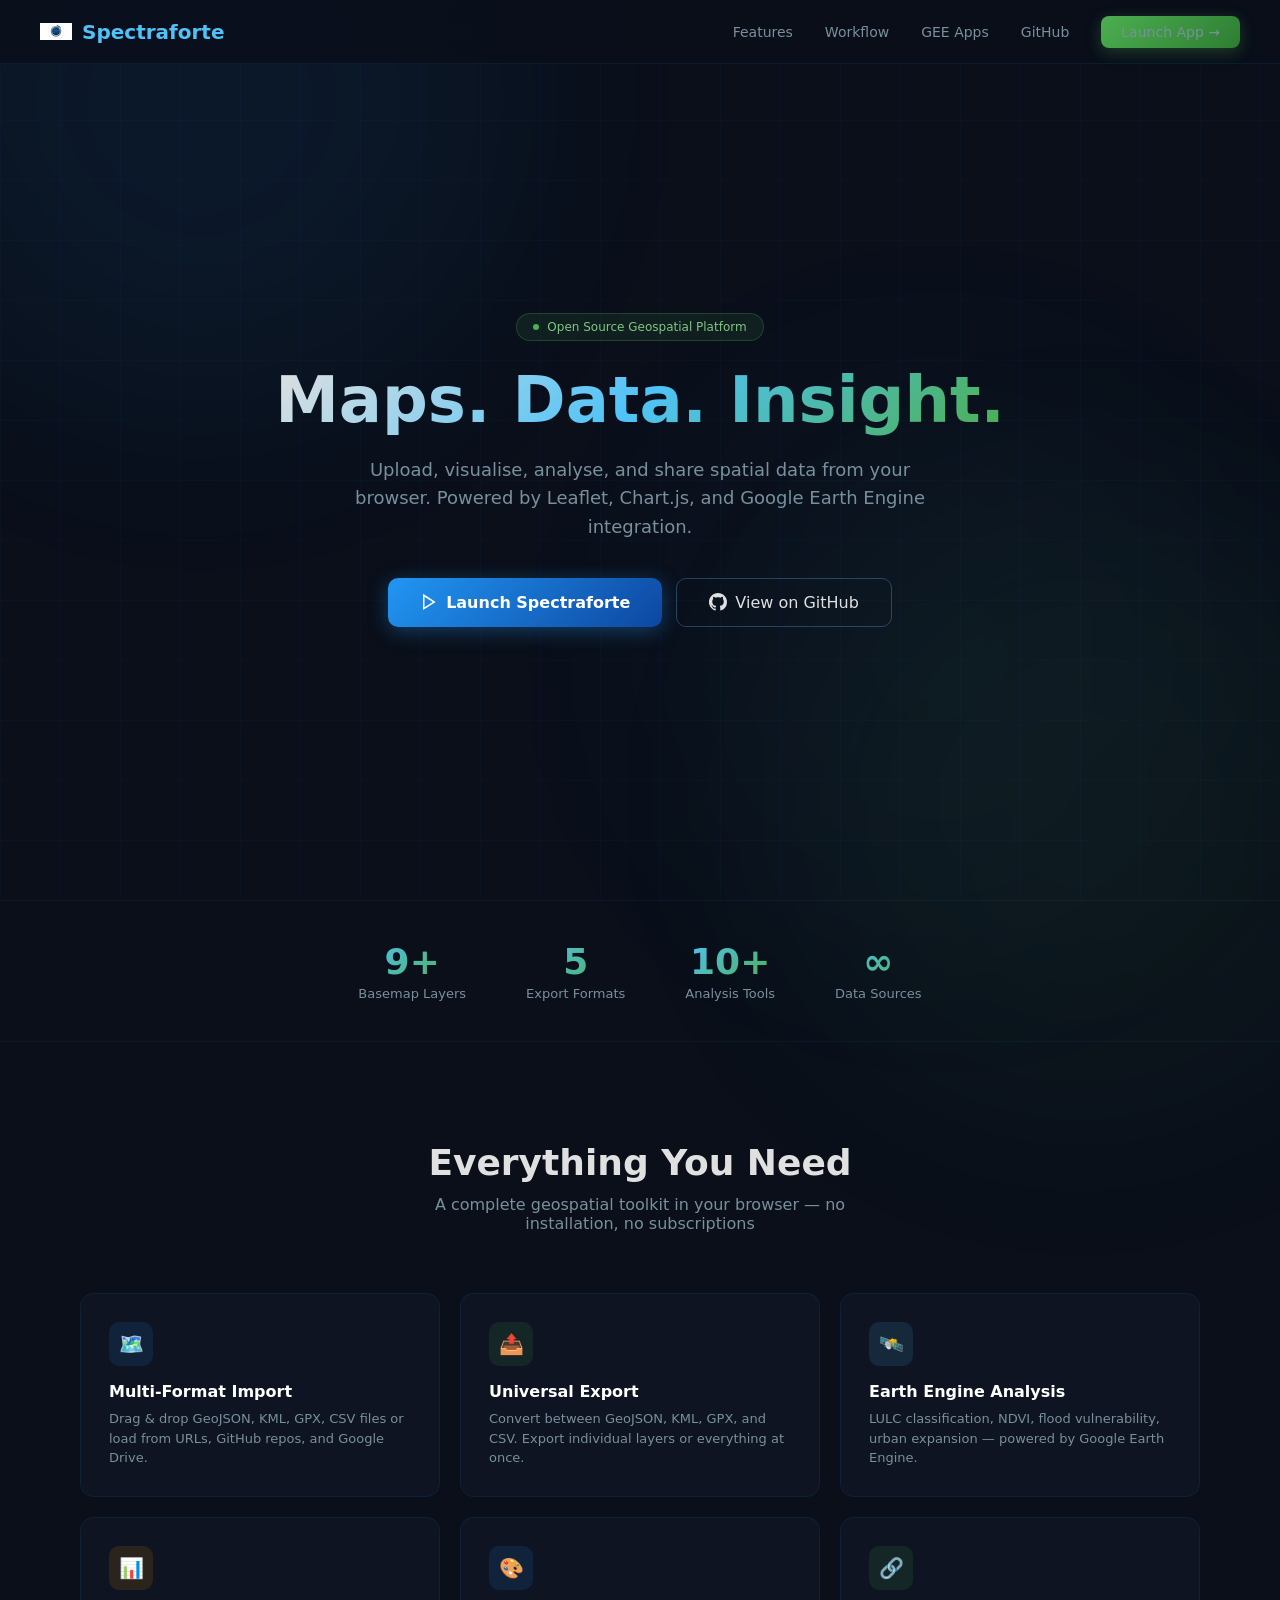
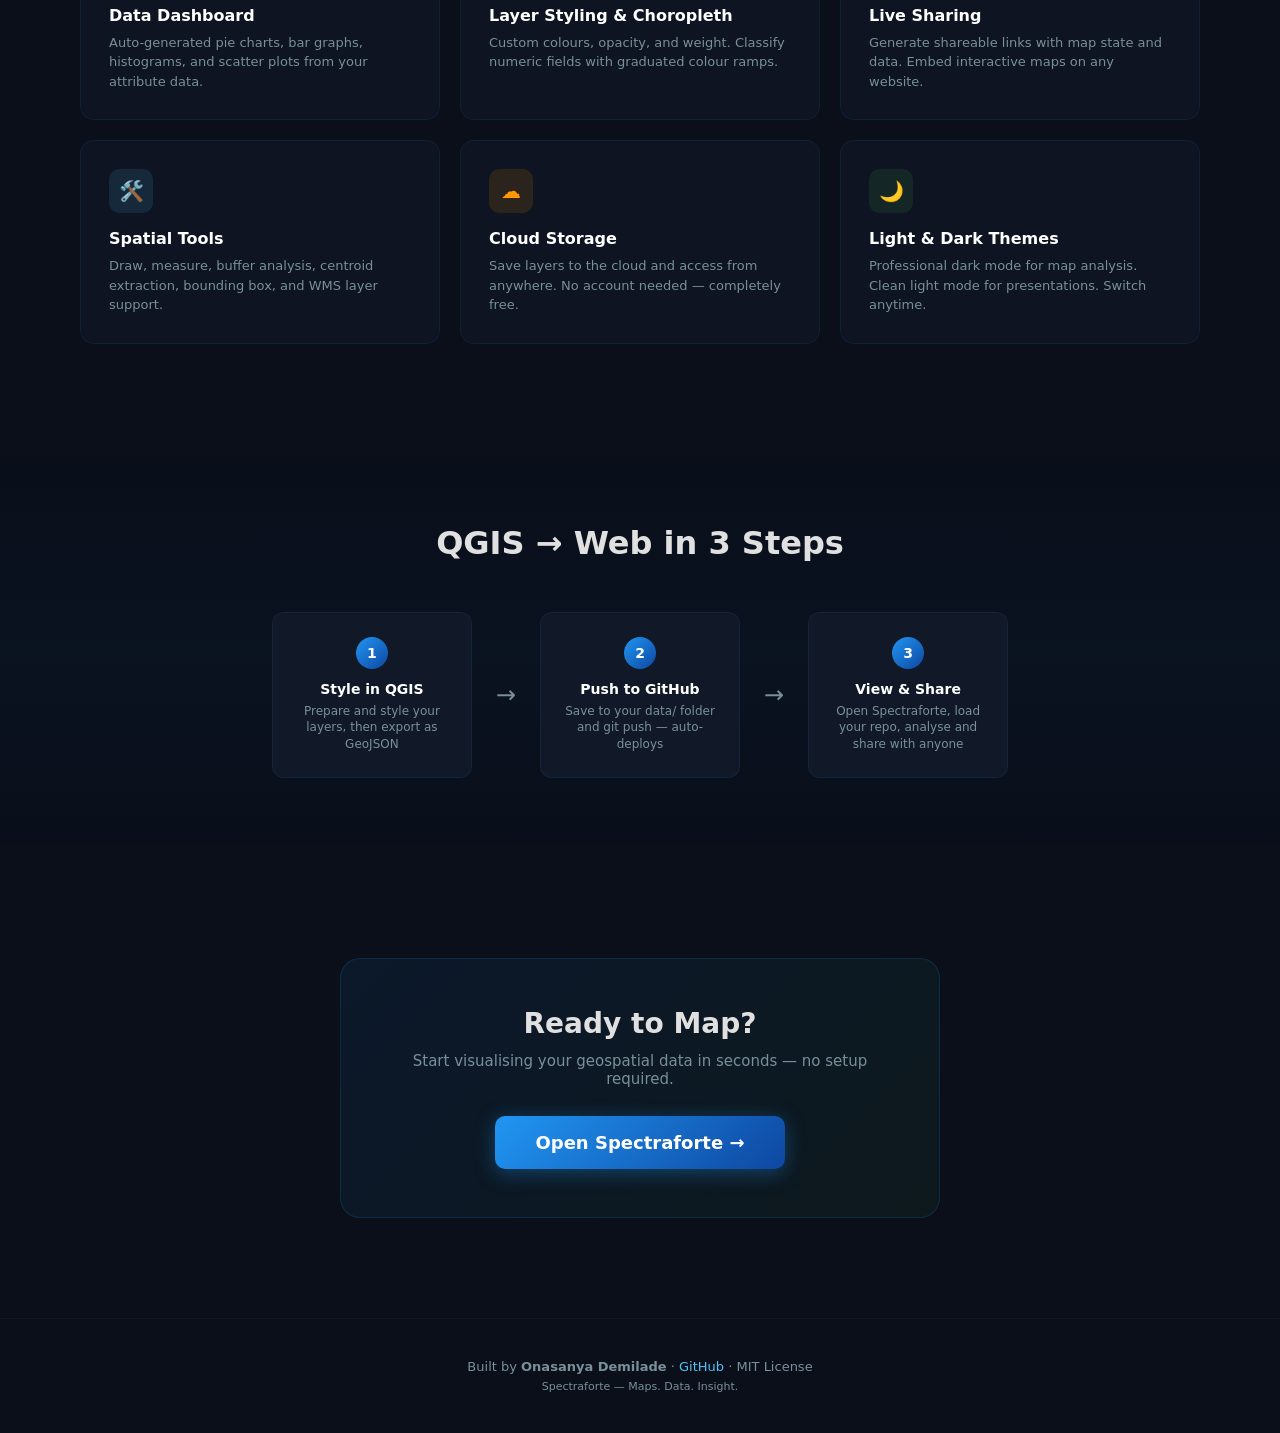
<file: index.html>
<!DOCTYPE html>
<html lang="en">
<head>
  <meta charset="UTF-8">
  <meta name="viewport" content="width=device-width, initial-scale=1.0">
  <title>Spectraforte — Maps. Data. Insight.</title>
  <link rel="icon" href="data:image/svg+xml,<svg xmlns='http://www.w3.org/2000/svg' viewBox='0 0 100 100'><text y='.9em' font-size='90'>🌍</text></svg>">
  <style>
    *, *::before, *::after { margin: 0; padding: 0; box-sizing: border-box; }

    :root {
      --bg: #0a0f1a;
      --surface: #111827;
      --surface2: #1a2332;
      --blue: #2196F3;
      --blue-deep: #0D47A1;
      --cyan: #4FC3F7;
      --green: #4CAF50;
      --green-light: #81C784;
      --orange: #FF9800;
      --text: #E0E0E0;
      --dim: #78909C;
      --glow-blue: rgba(33, 150, 243, 0.15);
      --glow-green: rgba(76, 175, 80, 0.12);
      --font: 'Inter', 'Segoe UI', system-ui, -apple-system, sans-serif;
    }

    body {
      font-family: var(--font);
      background: var(--bg);
      color: var(--text);
      overflow-x: hidden;
    }

    .bg-grid {
      position: fixed; inset: 0; z-index: 0;
      background-image:
        linear-gradient(rgba(33, 150, 243, 0.03) 1px, transparent 1px),
        linear-gradient(90deg, rgba(33, 150, 243, 0.03) 1px, transparent 1px);
      background-size: 60px 60px;
    }
    .bg-glow {
      position: fixed; z-index: 0;
      width: 600px; height: 600px; border-radius: 50%;
      filter: blur(120px); opacity: 0.4;
      animation: float 12s ease-in-out infinite;
    }
    .bg-glow.g1 { top: -200px; left: -100px; background: rgba(33, 150, 243, 0.2); }
    .bg-glow.g2 { bottom: -200px; right: -100px; background: rgba(76, 175, 80, 0.15); animation-delay: -6s; }
    .bg-glow.g3 { top: 40%; left: 50%; background: rgba(79, 195, 247, 0.08); animation-delay: -3s; }
    @keyframes float {
      0%, 100% { transform: translate(0, 0) scale(1); }
      50% { transform: translate(30px, -20px) scale(1.05); }
    }

    nav {
      position: fixed; top: 0; left: 0; right: 0;
      height: 64px; z-index: 100;
      background: rgba(10, 15, 26, 0.85);
      backdrop-filter: blur(20px);
      border-bottom: 1px solid rgba(33, 150, 243, 0.1);
      display: flex; align-items: center;
      padding: 0 40px;
    }
    .nav-logo {
      display: flex; align-items: center; gap: 10px;
      font-weight: 800; font-size: 20px; color: var(--cyan);
    }
    .nav-logo img { width: 32px; height: 32px; object-fit: contain; }
    .nav-links { margin-left: auto; display: flex; gap: 32px; align-items: center; }
    .nav-links a {
      color: var(--dim); text-decoration: none; font-size: 14px;
      transition: color 0.2s; font-weight: 500;
    }
    .nav-links a:hover { color: var(--text); }
    .nav-cta {
      padding: 8px 20px;
      background: linear-gradient(135deg, var(--green), #2E7D32);
      color: #fff; border: none; border-radius: 8px;
      font-size: 14px; font-weight: 600; cursor: pointer;
      text-decoration: none; transition: all 0.2s;
      box-shadow: 0 4px 15px rgba(76, 175, 80, 0.3);
    }
    .nav-cta:hover {
      transform: translateY(-1px);
      box-shadow: 0 6px 20px rgba(76, 175, 80, 0.4);
    }

    .hero {
      position: relative; z-index: 1;
      min-height: 100vh;
      display: flex; align-items: center; justify-content: center;
      text-align: center; padding: 120px 20px 80px;
    }
    .hero-content { max-width: 800px; }
    .hero-badge {
      display: inline-flex; align-items: center; gap: 8px;
      padding: 6px 16px; border-radius: 20px;
      background: rgba(76, 175, 80, 0.1);
      border: 1px solid rgba(76, 175, 80, 0.25);
      font-size: 12px; color: var(--green-light);
      margin-bottom: 24px; font-weight: 500;
    }
    .hero-badge .pulse {
      width: 6px; height: 6px; border-radius: 50%;
      background: var(--green); animation: pulse 2s infinite;
    }
    @keyframes pulse {
      0%, 100% { opacity: 1; transform: scale(1); }
      50% { opacity: 0.5; transform: scale(1.5); }
    }
    .hero h1 {
      font-size: clamp(36px, 6vw, 64px);
      font-weight: 800; line-height: 1.1;
      margin-bottom: 20px;
      background: linear-gradient(135deg, #E0E0E0 0%, var(--cyan) 50%, var(--green) 100%);
      color: transparent;
      -webkit-background-clip: text;
      -moz-background-clip: text;
      background-clip: text;
      -webkit-text-fill-color: transparent;
    }
    .hero p {
      font-size: 18px; color: var(--dim); line-height: 1.6;
      max-width: 600px; margin: 0 auto 36px;
    }
    .hero-buttons { display: flex; gap: 14px; justify-content: center; flex-wrap: wrap; }
    .btn-primary {
      padding: 14px 32px;
      background: linear-gradient(135deg, var(--blue), var(--blue-deep));
      color: #fff; border: none; border-radius: 10px;
      font-size: 16px; font-weight: 600; cursor: pointer;
      text-decoration: none; transition: all 0.25s;
      box-shadow: 0 4px 20px rgba(33, 150, 243, 0.35);
      display: inline-flex; align-items: center; gap: 8px;
      font-family: var(--font);
    }
    .btn-primary:hover {
      transform: translateY(-2px);
      box-shadow: 0 8px 30px rgba(33, 150, 243, 0.45);
    }
    .btn-primary svg { width: 18px; height: 18px; }
    .btn-secondary {
      padding: 14px 32px;
      background: transparent;
      border: 1px solid rgba(100, 181, 246, 0.3);
      color: var(--text); border-radius: 10px;
      font-size: 16px; font-weight: 500; cursor: pointer;
      text-decoration: none; transition: all 0.2s;
      display: inline-flex; align-items: center; gap: 8px;
      font-family: var(--font);
    }
    .btn-secondary:hover {
      border-color: var(--cyan);
      background: var(--glow-blue);
    }

    .stats {
      position: relative; z-index: 1;
      display: flex; justify-content: center; gap: 60px;
      padding: 40px 20px;
      border-top: 1px solid rgba(33, 150, 243, 0.08);
      border-bottom: 1px solid rgba(33, 150, 243, 0.08);
    }
    .stat { text-align: center; }
    .stat .num {
      font-size: 36px; font-weight: 800;
      background: linear-gradient(135deg, var(--cyan), var(--green));
      -webkit-background-clip: text; -webkit-text-fill-color: transparent;
    }
    .stat .label { font-size: 13px; color: var(--dim); margin-top: 4px; }

    .features {
      position: relative; z-index: 1;
      padding: 100px 40px; max-width: 1200px; margin: 0 auto;
    }
    .features h2 {
      text-align: center; font-size: 36px; font-weight: 700;
      margin-bottom: 12px;
    }
    .features .subtitle {
      text-align: center; color: var(--dim); font-size: 16px;
      margin-bottom: 60px; max-width: 500px; margin-left: auto; margin-right: auto;
    }
    .feature-grid {
      display: grid; grid-template-columns: repeat(auto-fit, minmax(300px, 1fr));
      gap: 20px;
    }
    .feature-card {
      padding: 28px;
      background: rgba(17, 24, 39, 0.6);
      border: 1px solid rgba(33, 150, 243, 0.1);
      border-radius: 14px;
      transition: all 0.25s;
    }
    .feature-card:hover {
      border-color: rgba(33, 150, 243, 0.25);
      background: rgba(17, 24, 39, 0.8);
      transform: translateY(-4px);
      box-shadow: 0 12px 40px rgba(0, 0, 0, 0.3);
    }
    .feature-icon {
      width: 44px; height: 44px; border-radius: 10px;
      display: flex; align-items: center; justify-content: center;
      margin-bottom: 16px; font-size: 20px;
    }
    .fi-blue   { background: rgba(33, 150, 243, 0.12); color: var(--blue); }
    .fi-green  { background: rgba(76, 175, 80, 0.12); color: var(--green); }
    .fi-cyan   { background: rgba(79, 195, 247, 0.12); color: var(--cyan); }
    .fi-orange { background: rgba(255, 152, 0, 0.12); color: var(--orange); }
    .feature-card h3 {
      font-size: 16px; font-weight: 600; margin-bottom: 8px; color: #fff;
    }
    .feature-card p { font-size: 13px; color: var(--dim); line-height: 1.5; }

    .workflow {
      position: relative; z-index: 1;
      padding: 80px 40px; text-align: center;
      background: linear-gradient(180deg, transparent, rgba(33, 150, 243, 0.03), transparent);
    }
    .workflow h2 { font-size: 32px; font-weight: 700; margin-bottom: 50px; }
    .wf-steps {
      display: flex; justify-content: center; gap: 24px;
      flex-wrap: wrap; max-width: 900px; margin: 0 auto;
    }
    .wf-step {
      flex: 1; min-width: 180px; max-width: 200px;
      padding: 24px 16px;
      background: var(--surface);
      border: 1px solid rgba(33, 150, 243, 0.1);
      border-radius: 12px;
    }
    .wf-num {
      width: 32px; height: 32px; border-radius: 50%;
      background: linear-gradient(135deg, var(--blue), var(--blue-deep));
      color: #fff; font-size: 14px; font-weight: 700;
      display: flex; align-items: center; justify-content: center;
      margin: 0 auto 12px;
    }
    .wf-step h4 { font-size: 14px; margin-bottom: 6px; color: #fff; }
    .wf-step p { font-size: 12px; color: var(--dim); line-height: 1.4; }
    .wf-arrow { color: var(--dim); font-size: 24px; align-self: center; flex-shrink: 0; }

    .cta-section {
      position: relative; z-index: 1;
      padding: 100px 40px; text-align: center;
    }
    .cta-box {
      max-width: 600px; margin: 0 auto;
      padding: 48px; border-radius: 20px;
      background: linear-gradient(135deg, rgba(33, 150, 243, 0.08), rgba(76, 175, 80, 0.06));
      border: 1px solid rgba(33, 150, 243, 0.15);
    }
    .cta-box h2 { font-size: 28px; margin-bottom: 12px; }
    .cta-box p { color: var(--dim); margin-bottom: 28px; font-size: 15px; }

    .landing-footer {
      position: relative; z-index: 1;
      padding: 40px;
      border-top: 1px solid rgba(33, 150, 243, 0.08);
      text-align: center; color: var(--dim); font-size: 13px;
    }
    .landing-footer a { color: var(--cyan); text-decoration: none; }

    @media (max-width: 768px) {
      nav { padding: 0 20px; }
      .nav-links a:not(.nav-cta) { display: none; }
      .stats { gap: 30px; flex-wrap: wrap; }
      .features, .workflow, .cta-section { padding-left: 20px; padding-right: 20px; }
      .wf-arrow { display: none; }
    }
  </style>
</head>
<body>

  <div class="bg-grid"></div>
  <div class="bg-glow g1"></div>
  <div class="bg-glow g2"></div>
  <div class="bg-glow g3"></div>

  <nav>
    <div class="nav-logo">
      <img src="assets/logo.png" alt="Spectraforte Logo">
      Spectraforte
    </div>
    <div class="nav-links">
      <a href="#features">Features</a>
      <a href="#workflow">Workflow</a>
      <a href="gee-apps.html">GEE Apps</a>
      <a href="https://github.com/OnasanyaDemilade/maxgis" target="_blank">GitHub</a>
      <a href="app.html" class="nav-cta">Launch App →</a>
    </div>
  </nav>

  <section class="hero">
    <div class="hero-content">
      <div class="hero-badge">
        <div class="pulse"></div>
        Open Source Geospatial Platform
      </div>
      <h1>Maps. Data. Insight.</h1>
      <p>Upload, visualise, analyse, and share spatial data from your browser. Powered by Leaflet, Chart.js, and Google Earth Engine integration.</p>
      <div class="hero-buttons">
        <a href="app.html" class="btn-primary">
          <svg viewBox="0 0 24 24" fill="none" stroke="currentColor" stroke-width="2"><polygon points="5 3 19 12 5 21 5 3"/></svg>
          Launch Spectraforte
        </a>
        <a href="https://github.com/OnasanyaDemilade/maxgis" target="_blank" class="btn-secondary">
          <svg viewBox="0 0 24 24" fill="currentColor" style="width:18px;height:18px"><path d="M12 0C5.37 0 0 5.37 0 12c0 5.31 3.435 9.795 8.205 11.385.6.105.825-.255.825-.57 0-.285-.015-1.23-.015-2.235-3.015.555-3.795-.735-4.035-1.41-.135-.345-.72-1.41-1.23-1.695-.42-.225-1.02-.78-.015-.795.945-.015 1.62.87 1.845 1.23 1.08 1.815 2.805 1.305 3.495.99.105-.78.42-1.305.765-1.605-2.67-.3-5.46-1.335-5.46-5.925 0-1.305.465-2.385 1.23-3.225-.12-.3-.54-1.53.12-3.18 0 0 1.005-.315 3.3 1.23.96-.27 1.98-.405 3-.405s2.04.135 3 .405c2.295-1.56 3.3-1.23 3.3-1.23.66 1.65.24 2.88.12 3.18.765.84 1.23 1.905 1.23 3.225 0 4.605-2.805 5.625-5.475 5.925.435.375.81 1.095.81 2.22 0 1.605-.015 2.895-.015 3.3 0 .315.225.69.825.57A12.02 12.02 0 0024 12c0-6.63-5.37-12-12-12z"/></svg>
          View on GitHub
        </a>
      </div>
    </div>
  </section>

  <section class="stats">
    <div class="stat"><div class="num">9+</div><div class="label">Basemap Layers</div></div>
    <div class="stat"><div class="num">5</div><div class="label">Export Formats</div></div>
    <div class="stat"><div class="num">10+</div><div class="label">Analysis Tools</div></div>
    <div class="stat"><div class="num">∞</div><div class="label">Data Sources</div></div>
  </section>

  <section class="features" id="features">
    <h2>Everything You Need</h2>
    <p class="subtitle">A complete geospatial toolkit in your browser — no installation, no subscriptions</p>
    <div class="feature-grid">
      <div class="feature-card">
        <div class="feature-icon fi-blue">🗺️</div>
        <h3>Multi-Format Import</h3>
        <p>Drag & drop GeoJSON, KML, GPX, CSV files or load from URLs, GitHub repos, and Google Drive.</p>
      </div>
      <div class="feature-card">
        <div class="feature-icon fi-green">📤</div>
        <h3>Universal Export</h3>
        <p>Convert between GeoJSON, KML, GPX, and CSV. Export individual layers or everything at once.</p>
      </div>
      <div class="feature-card">
        <div class="feature-icon fi-cyan">🛰️</div>
        <h3>Earth Engine Analysis</h3>
        <p>LULC classification, NDVI, flood vulnerability, urban expansion — powered by Google Earth Engine.</p>
      </div>
      <div class="feature-card">
        <div class="feature-icon fi-orange">📊</div>
        <h3>Data Dashboard</h3>
        <p>Auto-generated pie charts, bar graphs, histograms, and scatter plots from your attribute data.</p>
      </div>
      <div class="feature-card">
        <div class="feature-icon fi-blue">🎨</div>
        <h3>Layer Styling & Choropleth</h3>
        <p>Custom colours, opacity, and weight. Classify numeric fields with graduated colour ramps.</p>
      </div>
      <div class="feature-card">
        <div class="feature-icon fi-green">🔗</div>
        <h3>Live Sharing</h3>
        <p>Generate shareable links with map state and data. Embed interactive maps on any website.</p>
      </div>
      <div class="feature-card">
        <div class="feature-icon fi-cyan">🛠️</div>
        <h3>Spatial Tools</h3>
        <p>Draw, measure, buffer analysis, centroid extraction, bounding box, and WMS layer support.</p>
      </div>
      <div class="feature-card">
        <div class="feature-icon fi-orange">☁️</div>
        <h3>Cloud Storage</h3>
        <p>Save layers to the cloud and access from anywhere. No account needed — completely free.</p>
      </div>
      <div class="feature-card">
        <div class="feature-icon fi-green">🌙</div>
        <h3>Light & Dark Themes</h3>
        <p>Professional dark mode for map analysis. Clean light mode for presentations. Switch anytime.</p>
      </div>
    </div>
  </section>

  <section class="workflow" id="workflow">
    <h2>QGIS → Web in 3 Steps</h2>
    <div class="wf-steps">
      <div class="wf-step">
        <div class="wf-num">1</div>
        <h4>Style in QGIS</h4>
        <p>Prepare and style your layers, then export as GeoJSON</p>
      </div>
      <div class="wf-arrow">→</div>
      <div class="wf-step">
        <div class="wf-num">2</div>
        <h4>Push to GitHub</h4>
        <p>Save to your data/ folder and git push — auto-deploys</p>
      </div>
      <div class="wf-arrow">→</div>
      <div class="wf-step">
        <div class="wf-num">3</div>
        <h4>View & Share</h4>
        <p>Open Spectraforte, load your repo, analyse and share with anyone</p>
      </div>
    </div>
  </section>

  <section class="cta-section">
    <div class="cta-box">
      <h2>Ready to Map?</h2>
      <p>Start visualising your geospatial data in seconds — no setup required.</p>
      <a href="app.html" class="btn-primary" style="font-size:18px;padding:16px 40px">
        Open Spectraforte →
      </a>
    </div>
  </section>

  <footer class="landing-footer">
    <p>Built by <strong>Onasanya Demilade</strong> · <a href="https://github.com/OnasanyaDemilade/maxgis">GitHub</a> · MIT License</p>
    <p style="margin-top:6px;font-size:11px">Spectraforte — Maps. Data. Insight.</p>
  </footer>

</body>
</html>
</file>
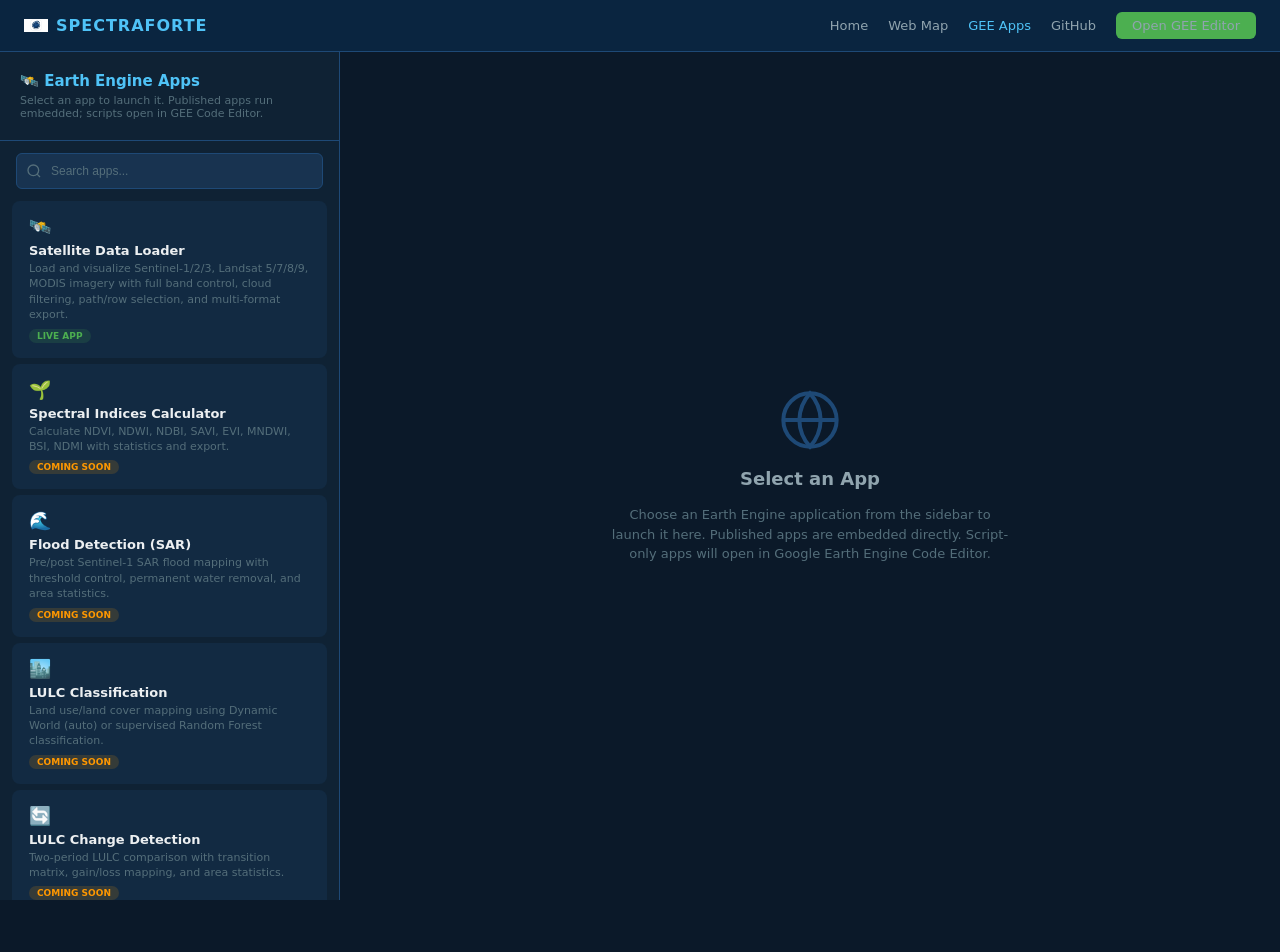
<file: gee-apps.html>
<!DOCTYPE html>
<html lang="en">
<head>
  <meta charset="UTF-8">
  <meta name="viewport" content="width=device-width, initial-scale=1.0">
  <title>Spectraforte — Earth Engine Apps</title>
  <link rel="icon" href="data:image/svg+xml,<svg xmlns='http://www.w3.org/2000/svg' viewBox='0 0 100 100'><text y='.9em' font-size='90'>🌍</text></svg>">
  <style>
    *{margin:0;padding:0;box-sizing:border-box}
    :root{
      --bg:#0B1929;--surface:#0F2234;--card:#122A42;--input:#183350;
      --border:#1E4976;--accent:#4FC3F7;--green:#4CAF50;--orange:#FF9800;
      --red:#EF5350;--text:#ECEFF1;--dim:#546E7A;--muted:#90A4AE;
    }
    body{font-family:'Inter','Segoe UI',system-ui,sans-serif;background:var(--bg);color:var(--text);min-height:100vh}

    /* ─── NAV ─── */
    .nav{height:52px;background:#0A2540;border-bottom:1px solid var(--border);display:flex;align-items:center;padding:0 24px;gap:16px;position:fixed;top:0;left:0;right:0;z-index:100}
    .nav-logo{display:flex;align-items:center;gap:8px;font-weight:800;font-size:16px;color:var(--accent);letter-spacing:1px;text-decoration:none}
    .nav-logo img{width:24px;height:24px;object-fit:contain}
    .nav-links{margin-left:auto;display:flex;gap:20px;align-items:center}
    .nav-links a{color:var(--muted);text-decoration:none;font-size:13px;font-weight:500;transition:color .2s}
    .nav-links a:hover{color:var(--text)}
    .nav-links a.active{color:var(--accent)}
    .nav-btn{padding:6px 16px;background:var(--green);color:white;border:none;border-radius:6px;font-size:12px;font-weight:600;cursor:pointer;text-decoration:none;transition:opacity .2s}
    .nav-btn:hover{opacity:0.85}

    /* ─── LAYOUT ─── */
    .container{display:flex;height:calc(100vh - 52px);margin-top:52px}

    /* ─── SIDEBAR (app list) ─── */
    .sidebar{width:340px;min-width:340px;background:var(--surface);border-right:1px solid var(--border);overflow-y:auto;padding:0;flex-shrink:0}
    .sidebar::-webkit-scrollbar{width:5px}
    .sidebar::-webkit-scrollbar-thumb{background:var(--border);border-radius:3px}
    .sb-header{padding:20px;border-bottom:1px solid var(--border)}
    .sb-header h2{font-size:15px;color:var(--accent);margin-bottom:4px}
    .sb-header p{font-size:11px;color:var(--dim)}
    .sb-search{margin:12px 16px;position:relative}
    .sb-search input{width:100%;height:36px;padding:0 12px 0 34px;background:var(--input);border:1px solid var(--border);color:var(--text);border-radius:6px;font-size:12px;outline:none}
    .sb-search input:focus{border-color:var(--accent)}
    .sb-search input::placeholder{color:var(--dim)}
    .sb-search svg{position:absolute;left:10px;top:10px;width:16px;height:16px;color:var(--dim)}

    /* ─── APP CARDS ─── */
    .app-list{padding:0 12px 20px}
    .app-card{padding:14px 16px;margin-bottom:6px;background:var(--card);border:1px solid transparent;border-radius:8px;cursor:pointer;transition:all .15s}
    .app-card:hover{border-color:var(--border);background:#1A3A5C}
    .app-card.active{border-color:var(--accent);background:rgba(79,195,247,0.08)}
    .app-card .app-icon{font-size:18px;margin-bottom:6px}
    .app-card h3{font-size:13px;font-weight:600;color:var(--text);margin-bottom:3px}
    .app-card p{font-size:11px;color:var(--dim);line-height:1.4}
    .app-card .app-tag{display:inline-block;font-size:9px;padding:2px 8px;border-radius:10px;margin-top:6px;font-weight:600}
    .tag-live{background:rgba(76,175,80,0.15);color:var(--green)}
    .tag-script{background:rgba(33,150,243,0.15);color:var(--accent)}
    .tag-soon{background:rgba(255,152,0,0.15);color:var(--orange)}

    /* ─── MAIN AREA ─── */
    .main{flex:1;display:flex;flex-direction:column;overflow:hidden}
    .main-toolbar{height:44px;background:#0A2540;border-bottom:1px solid var(--border);display:flex;align-items:center;padding:0 20px;gap:12px;flex-shrink:0}
    .main-toolbar h3{font-size:13px;color:var(--text);flex:1}
    .toolbar-btn{padding:5px 14px;background:var(--card);border:1px solid var(--border);color:var(--muted);border-radius:5px;font-size:11px;cursor:pointer;transition:all .15s;font-family:inherit}
    .toolbar-btn:hover{border-color:var(--accent);color:var(--text)}

    /* ─── IFRAME ─── */
    .app-frame{flex:1;border:none;width:100%;height:100%;background:var(--bg)}

    /* ─── EMPTY STATE ─── */
    .empty-state{flex:1;display:flex;flex-direction:column;align-items:center;justify-content:center;gap:16px;color:var(--dim)}
    .empty-state svg{width:64px;height:64px;color:var(--border)}
    .empty-state h3{font-size:18px;color:var(--muted)}
    .empty-state p{font-size:13px;max-width:400px;text-align:center;line-height:1.5}

    /* ─── MOBILE ─── */
    @media(max-width:900px){
      .sidebar{width:100%;min-width:0;max-height:50vh;border-right:none;border-bottom:1px solid var(--border)}
      .container{flex-direction:column}
    }
  </style>
</head>
<body>

  <!-- NAV -->
  <nav class="nav">
    <a href="index.html" class="nav-logo">
      <img src="assets/logo.png" alt="Logo">
      SPECTRAFORTE
    </a>
    <div class="nav-links">
      <a href="index.html">Home</a>
      <a href="app.html">Web Map</a>
      <a href="gee-apps.html" class="active">GEE Apps</a>
      <a href="https://github.com/OnasanyaDemilade/maxgis" target="_blank">GitHub</a>
      <a href="https://code.earthengine.google.com" target="_blank" class="nav-btn">Open GEE Editor</a>
    </div>
  </nav>

  <div class="container">
    <!-- SIDEBAR -->
    <aside class="sidebar" id="sidebar">
      <div class="sb-header">
        <h2>🛰️ Earth Engine Apps</h2>
        <p>Select an app to launch it. Published apps run embedded; scripts open in GEE Code Editor.</p>
      </div>
      <div class="sb-search">
        <svg viewBox="0 0 24 24" fill="none" stroke="currentColor" stroke-width="2"><circle cx="11" cy="11" r="8"/><line x1="21" y1="21" x2="16.65" y2="16.65"/></svg>
        <input type="text" id="searchInput" placeholder="Search apps..." oninput="filterApps()">
      </div>
      <div class="app-list" id="appList"></div>
    </aside>

    <!-- MAIN -->
    <main class="main" id="mainArea">
      <div class="empty-state" id="emptyState">
        <svg viewBox="0 0 24 24" fill="none" stroke="currentColor" stroke-width="1.5"><circle cx="12" cy="12" r="10"/><path d="M2 12h20M12 2a15.3 15.3 0 014 10 15.3 15.3 0 01-4 10 15.3 15.3 0 01-4-10A15.3 15.3 0 0112 2z"/></svg>
        <h3>Select an App</h3>
        <p>Choose an Earth Engine application from the sidebar to launch it here. Published apps are embedded directly. Script-only apps will open in Google Earth Engine Code Editor.</p>
      </div>
    </main>
  </div>

<script>
// ══════════════════════════════════════════════════════════════
//  APP REGISTRY
//  ─ type: 'app' = published GEE App (embeddable iframe)
//  ─ type: 'script' = GEE Code Editor script (opens new tab)
//  ─ type: 'soon' = coming soon placeholder
//
//  HOW TO ADD YOUR APPS:
//  1. In GEE Code Editor, click "Manage Apps" (top right) or
//     go to: https://code.earthengine.google.com/apps
//  2. Publish your script as an app
//  3. Copy the app URL (e.g. https://yourusername.users.earthengine.app/view/app-name)
//  4. Paste it as the 'url' below
// ══════════════════════════════════════════════════════════════

var APPS = [
  {
    id: 'loader',
    icon: '🛰️',
    name: 'Satellite Data Loader',
    desc: 'Load and visualize Sentinel-1/2/3, Landsat 5/7/8/9, MODIS imagery with full band control, cloud filtering, path/row selection, and multi-format export.',
    type: 'app',
    // ──── REPLACE THIS URL with your published GEE app URL ────
    url: 'https://spectraforte1.projects.earthengine.app/view/satelitedataloader',
    category: 'Data'
  },
  {
    id: 'indices',
    icon: '🌱',
    name: 'Spectral Indices Calculator',
    desc: 'Calculate NDVI, NDWI, NDBI, SAVI, EVI, MNDWI, BSI, NDMI with statistics and export.',
    type: 'soon',
    url: '',    
    category: 'Analysis'
  },
  {
    id: 'flood',
    icon: '🌊',
    name: 'Flood Detection (SAR)',
    desc: 'Pre/post Sentinel-1 SAR flood mapping with threshold control, permanent water removal, and area statistics.',
    type: 'soon',
    url: '',  
    category: 'Hazard'
  },
  {
    id: 'lulc',
    icon: '🏙️',
    name: 'LULC Classification',
    desc: 'Land use/land cover mapping using Dynamic World (auto) or supervised Random Forest classification.',
    type: 'soon',
    url: '',    
    category: 'Classification'
  },
  {
    id: 'change',
    icon: '🔄',
    name: 'LULC Change Detection',
    desc: 'Two-period LULC comparison with transition matrix, gain/loss mapping, and area statistics.',
    type: 'soon',
    url: '',    
    category: 'Classification'
  },
  {
    id: 'impact',
    icon: '🏘️',
    name: 'Flood Impact on Settlements',
    desc: 'Overlay flood extent with built-up areas and population data. Estimates affected population.',
    type: 'soon',
    url: '',    
    category: 'Hazard'
  },
  {
    id: 'proximity',
    icon: '🛣️',
    name: 'Proximity Analysis',
    desc: 'Distance rasters and classified proximity zones from rivers, roads, or custom features.',
    type: 'soon',
    url: '',    
    category: 'Analysis'
  },
  {
    id: 'zonal',
    icon: '🌍',
    name: 'Zonal Statistics',
    desc: 'Calculate mean, sum, min, max per state/LGA for NDVI, elevation, population, rainfall, night lights.',
    type: 'soon',
    url: '',    
    category: 'Analysis'
  },
  {
    id: 'timeseries',
    icon: '📊',
    name: 'Time Series Analysis',
    desc: 'Generate NDVI, rainfall, temperature, and night light time series charts with CSV export.',
    type: 'soon',
    url: '',    
    category: 'Analysis'
  },
  {
    id: 'calculator',
    icon: '🧮',
    name: 'Raster Calculator',
    desc: 'Custom band math expressions, threshold operations, and multi-band conditions.',
    type: 'soon',
    url: '',    
    category: 'Analysis'
  },
  {
    id: 'suscept',
    icon: '🌧️',
    name: 'Flood Susceptibility Mapping',
    desc: 'Multi-criteria weighted overlay using DEM, slope, rainfall, water proximity, and land use.',
    type: 'soon',
    url: '',    
    category: 'Hazard'
  },
  {
    id: 'layout',
    icon: '🗺️',
    name: 'Map Export & Layout',
    desc: 'High-resolution publication-ready map exports with boundary overlays.',
    type: 'soon',
    url: '',    
    category: 'Export'
  },
  {
    id: 'training',
    icon: '🧠',
    name: 'Training Sample Builder',
    desc: 'Draw and export training samples for supervised ML classification.',
    type: 'soon',
    url: '',    
    category: 'Export'
  },
  {
    id: 'batch',
    icon: '🚀',
    name: 'Batch Processing',
    desc: 'Run NDVI, LULC, or flood analysis across multiple AOIs simultaneously.',
    type: 'soon',
    url: '',    
    category: 'Export'
  },
  {
    id: 'conversion',
    icon: '📦',
    name: 'Data Conversion',
    desc: 'Convert between GeoJSON, KML, GPX, CSV, and Shapefile formats.',
    type: 'soon',
    url: '',    
    category: 'Export'
  }
];

// ══════════════════════════════════════
//  RENDER APP LIST
// ══════════════════════════════════════

var activeAppId = null;

function renderApps(filter) {
  var list = document.getElementById('appList');
  list.innerHTML = '';

  var filtered = APPS;
  if (filter) {
    var q = filter.toLowerCase();
    filtered = APPS.filter(function(a) {
      return a.name.toLowerCase().indexOf(q) !== -1 ||
             a.desc.toLowerCase().indexOf(q) !== -1 ||
             a.category.toLowerCase().indexOf(q) !== -1;
    });
  }

  filtered.forEach(function(app) {
    var tagClass = app.type === 'app' ? 'tag-live' : app.type === 'script' ? 'tag-script' : 'tag-soon';
    var tagText = app.type === 'app' ? 'LIVE APP' : app.type === 'script' ? 'CODE EDITOR' : 'COMING SOON';

    var card = document.createElement('div');
    card.className = 'app-card' + (activeAppId === app.id ? ' active' : '');
    card.innerHTML =
      '<div class="app-icon">' + app.icon + '</div>' +
      '<h3>' + app.name + '</h3>' +
      '<p>' + app.desc + '</p>' +
      '<span class="app-tag ' + tagClass + '">' + tagText + '</span>';

    card.onclick = function() { launchApp(app); };
    list.appendChild(card);
  });
}

function filterApps() {
  renderApps(document.getElementById('searchInput').value);
}

// ══════════════════════════════════════
//  LAUNCH APP
// ══════════════════════════════════════

function launchApp(app) {
  activeAppId = app.id;
  renderApps(document.getElementById('searchInput').value);

  var main = document.getElementById('mainArea');
  var empty = document.getElementById('emptyState');

  if (app.type === 'app') {
    // Embed as iframe
    main.innerHTML =
      '<div class="main-toolbar">' +
        '<h3>' + app.icon + ' ' + app.name + '</h3>' +
        '<button class="toolbar-btn" onclick="openExternal(\'' + app.url + '\')">Open in new tab ↗</button>' +
        '<button class="toolbar-btn" onclick="closeApp()">Close ✕</button>' +
      '</div>' +
      '<iframe class="app-frame" src="' + app.url + '" allow="geolocation"></iframe>';

  } else if (app.type === 'script') {
    // Open in new tab (GEE Code Editor can't be iframed)
    window.open(app.url, '_blank');

    main.innerHTML =
      '<div class="main-toolbar">' +
        '<h3>' + app.icon + ' ' + app.name + '</h3>' +
        '<button class="toolbar-btn" onclick="closeApp()">Back ✕</button>' +
      '</div>' +
      '<div class="empty-state">' +
        '<svg viewBox="0 0 24 24" fill="none" stroke="currentColor" stroke-width="1.5"><path d="M18 13v6a2 2 0 01-2 2H5a2 2 0 01-2-2V8a2 2 0 012-2h6"/><polyline points="15 3 21 3 21 9"/><line x1="10" y1="14" x2="21" y2="3"/></svg>' +
        '<h3>Opened in GEE Code Editor</h3>' +
        '<p>"' + app.name + '" has been opened in a new tab in Google Earth Engine Code Editor. This is a script-based app that requires the full GEE environment.</p>' +
        '<button class="toolbar-btn" onclick="openExternal(\'' + app.url + '\')" style="padding:10px 24px;font-size:13px;margin-top:8px">Open Again ↗</button>' +
      '</div>';

  } else {
    main.innerHTML =
      '<div class="main-toolbar">' +
        '<h3>' + app.icon + ' ' + app.name + '</h3>' +
        '<button class="toolbar-btn" onclick="closeApp()">Back ✕</button>' +
      '</div>' +
      '<div class="empty-state">' +
        '<h3>Coming Soon</h3>' +
        '<p>This app is under development and will be available in a future update.</p>' +
      '</div>';
  }
}

function openExternal(url) {
  window.open(url, '_blank');
}

function closeApp() {
  activeAppId = null;
  renderApps(document.getElementById('searchInput').value);
  document.getElementById('mainArea').innerHTML =
    '<div class="empty-state" id="emptyState">' +
      '<svg viewBox="0 0 24 24" fill="none" stroke="currentColor" stroke-width="1.5"><circle cx="12" cy="12" r="10"/><path d="M2 12h20M12 2a15.3 15.3 0 014 10 15.3 15.3 0 01-4 10 15.3 15.3 0 01-4-10A15.3 15.3 0 0112 2z"/></svg>' +
      '<h3>Select an App</h3>' +
      '<p>Choose an Earth Engine application from the sidebar to launch it here.</p>' +
    '</div>';
}

// Init
renderApps();
</script>
</body>
</html>
</file>
